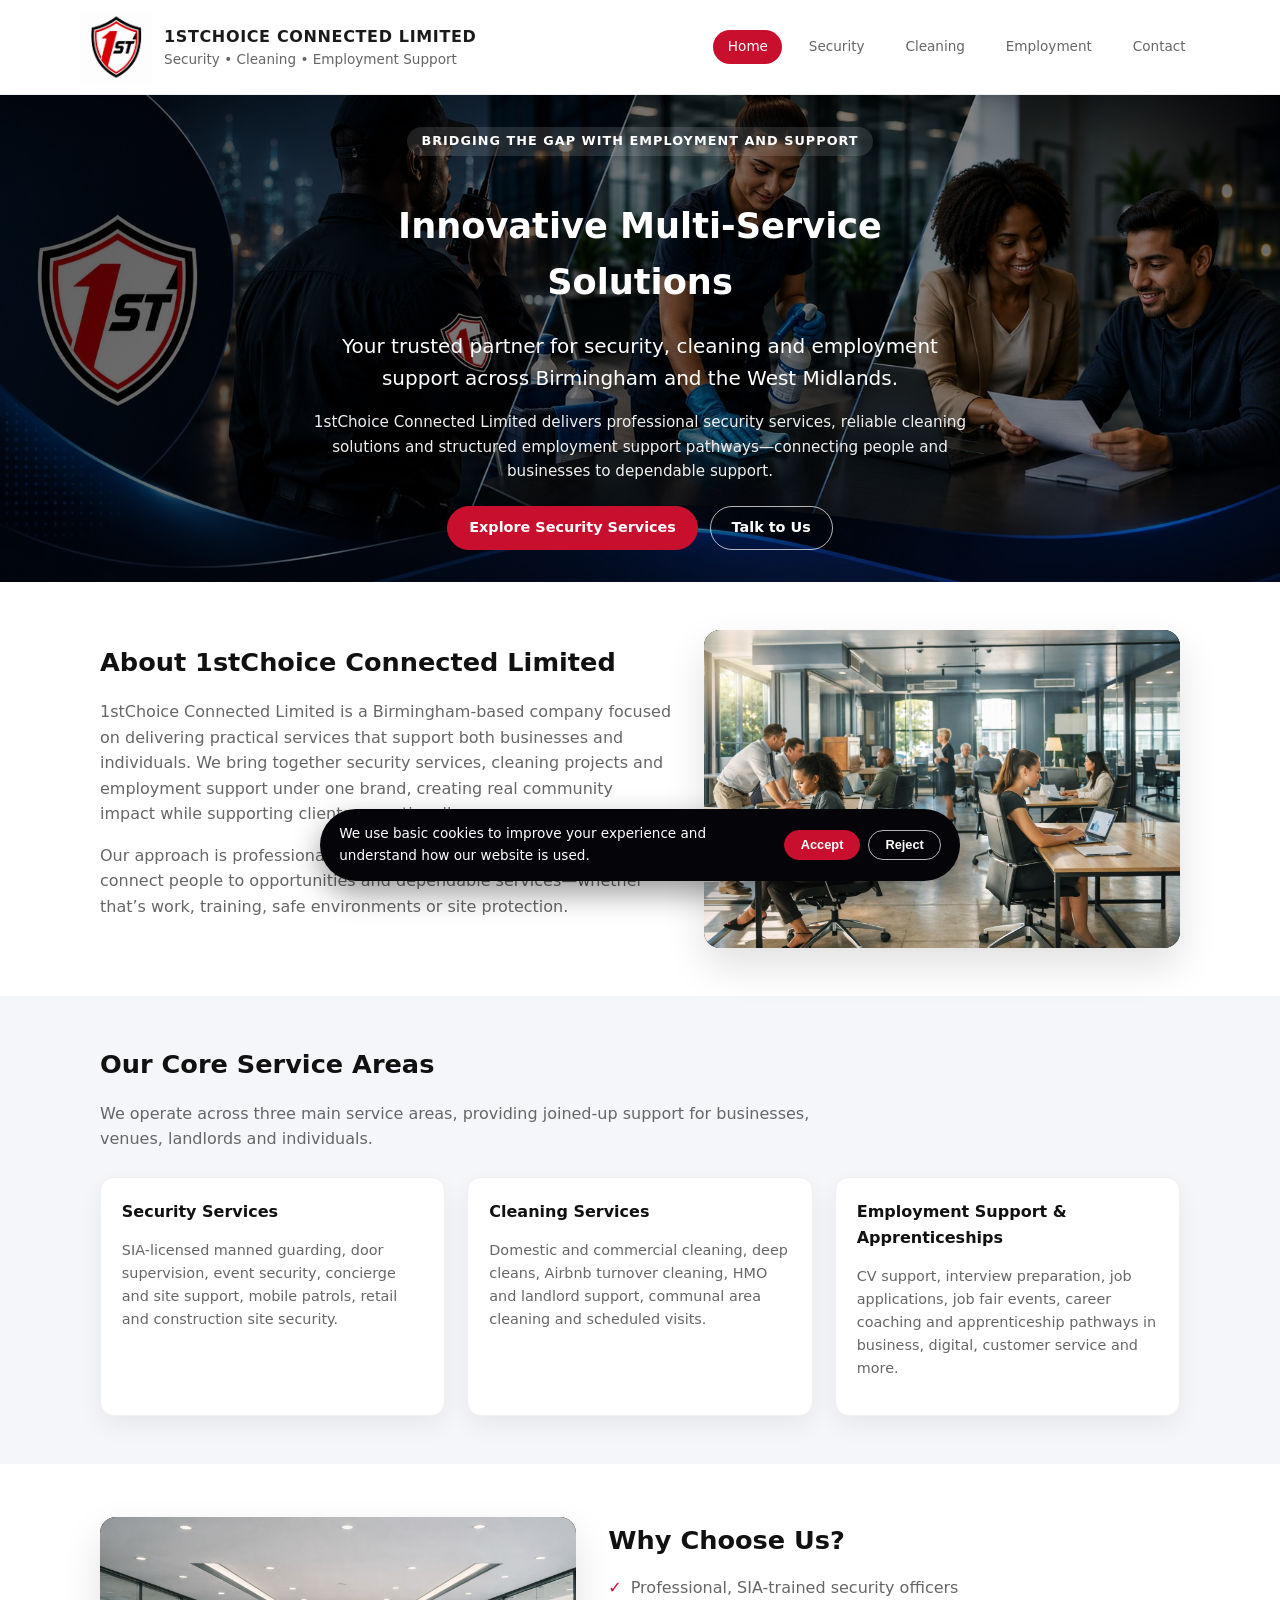
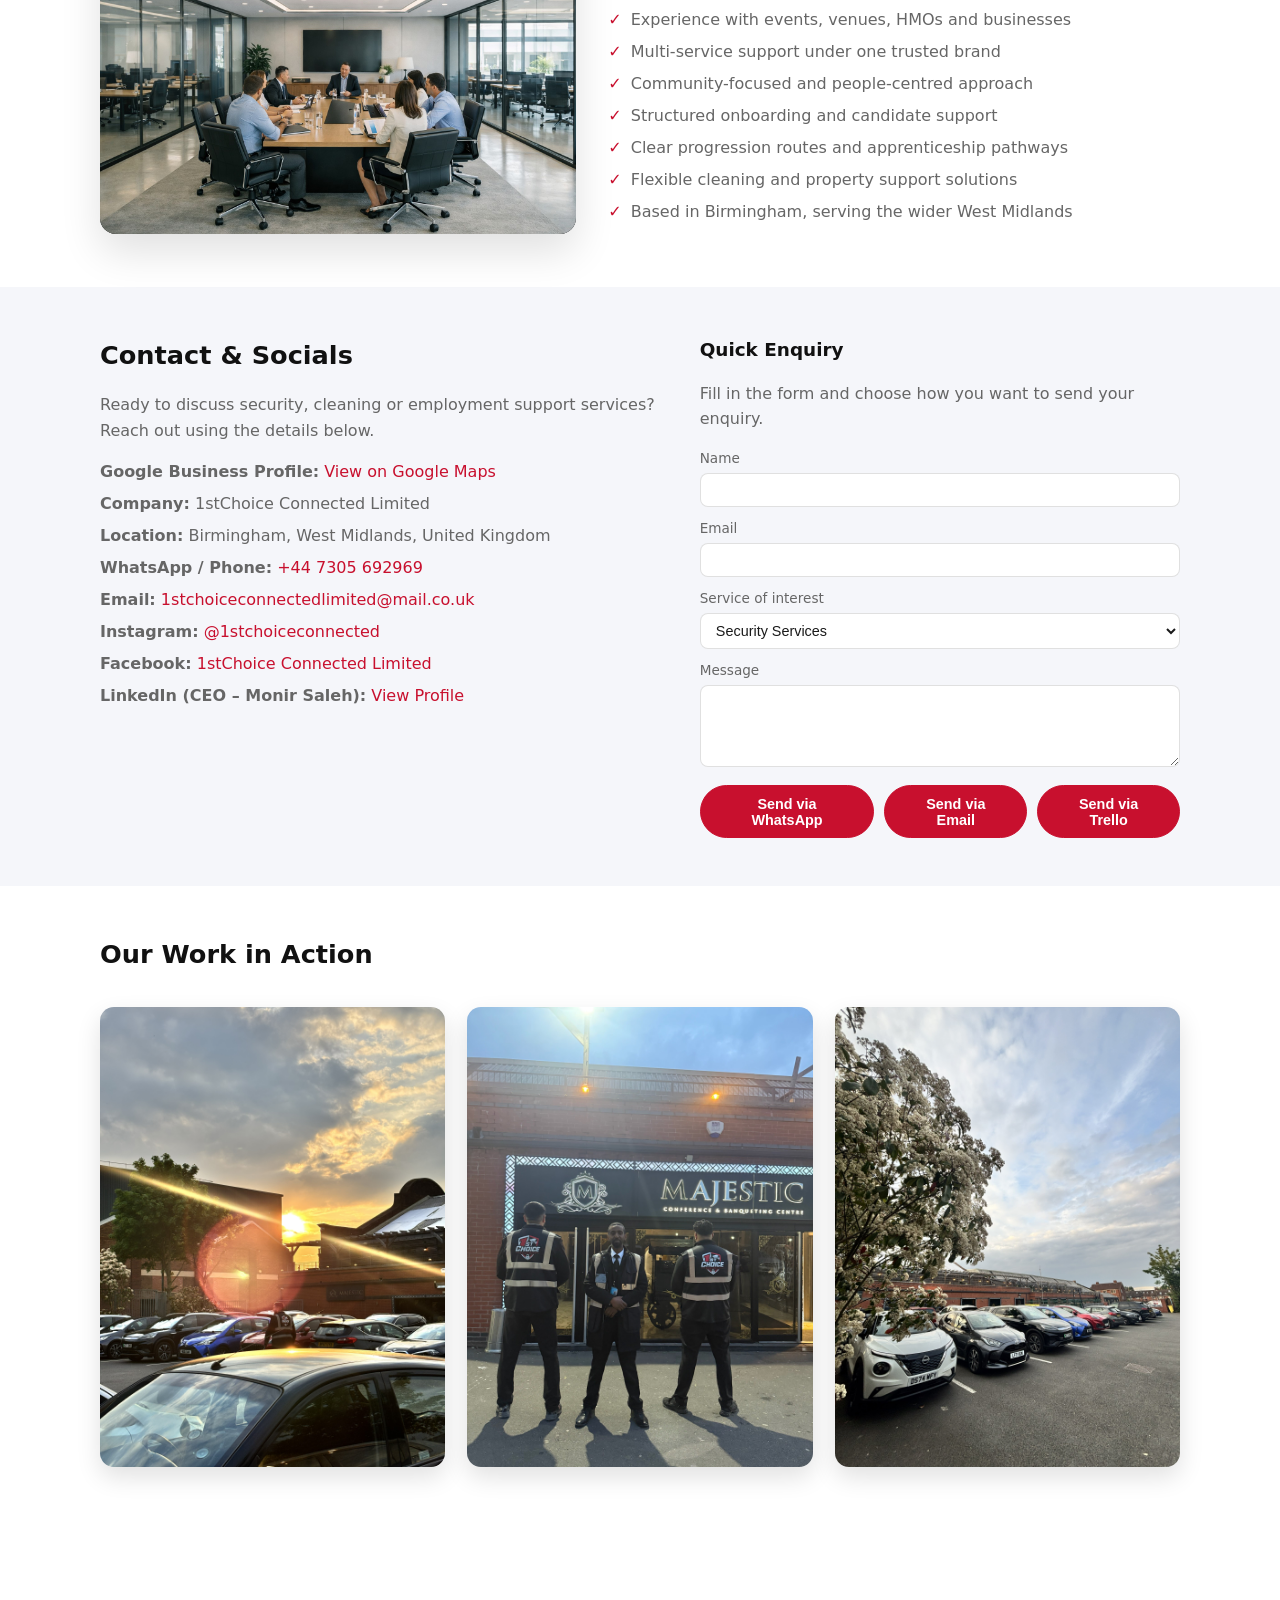
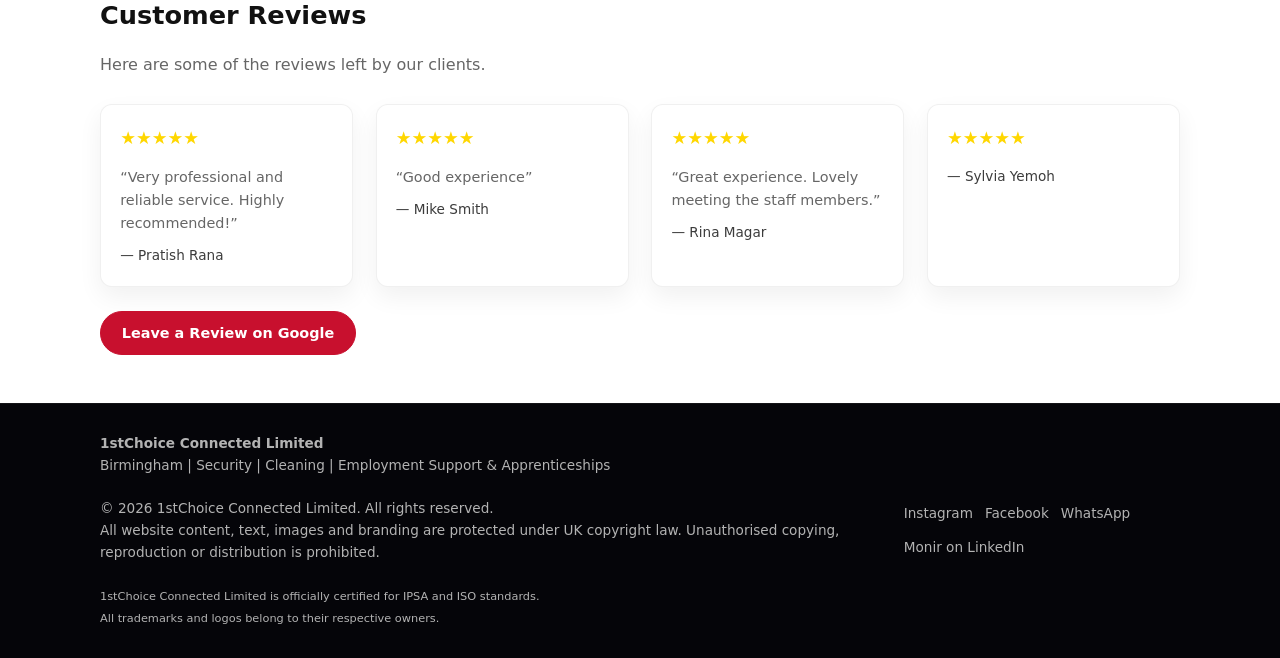
<file: index.html>
<!DOCTYPE html>
<html lang="en">
<head>
    <meta charset="UTF-8">
    <title>1stChoice Connected Limited | Security, Cleaning & Employment Support</title>
    <meta name="viewport" content="width=device-width, initial-scale=1">
    <meta name="description" content="1stChoice Connected Limited is a Birmingham-based multi-service company providing security, cleaning and employment support services.">
    <link rel="stylesheet" href="assets/style.css">
</head>
<body>

<!-- HEADER -->
<header class="header">
    <div class="container header-inner">
        <a href="index.html" class="brand">
            <img src="assets/images/logo.png" alt="1stChoice Connected Limited Logo" class="brand-logo">
            <div class="brand-text">
                <span class="brand-title">1stChoice Connected Limited</span>
                <span class="brand-subtitle">Security • Cleaning • Employment Support</span>
            </div>
        </a>

        <nav class="nav" id="nav">
            <a href="index.html" class="nav-link active">Home</a>
            <a href="security.html" class="nav-link">Security</a>
            <a href="cleaning.html" class="nav-link">Cleaning</a>
            <a href="employment.html" class="nav-link">Employment</a>
            <a href="#contact" class="nav-link">Contact</a>
        </nav>

        <button class="nav-toggle" id="navToggle" aria-label="Toggle navigation">
            <span></span><span></span><span></span>
        </button>
    </div>
</header>

<!-- HERO BANNER -->
<section class="hero-banner fade-in" style="background-image: url('assets/images/bn1.jpg');">
    <div class="hero-overlay"></div>

    <div class="hero-content">
        <span class="hero-tagline">Bridging the gap with employment and support</span>

        <h1 class="hero-title">Innovative Multi-Service Solutions</h1>

        <!-- SUBHEADING OVERLAY (Monir request) -->
        <p class="hero-subtitle">Your trusted partner for security, cleaning and employment support across Birmingham and the West Midlands.</p>

        <p class="hero-text">
            1stChoice Connected Limited delivers professional security services, reliable cleaning solutions and structured
            employment support pathways—connecting people and businesses to dependable support.
        </p>

        <div class="hero-actions">
            <a href="security.html" class="btn btn-primary">Explore Security Services</a>
            <a href="#contact" class="btn btn-outline">Talk to Us</a>
        </div>
    </div>
</section>

<!-- ABOUT SECTION -->
<section class="section section-light">
    <div class="container banner-block">
        <div class="banner-text">
            <h2 class="section-title">About 1stChoice Connected Limited</h2>
            <p class="section-text">
                1stChoice Connected Limited is a Birmingham-based company focused on delivering practical services that support
                both businesses and individuals. We bring together security services, cleaning projects and employment support
                under one brand, creating real community impact while supporting clients operationally.
            </p>
            <p class="section-text">
                Our approach is professional, people-focused and growth-led. We connect people to opportunities and dependable
                services—whether that’s work, training, safe environments or site protection.
            </p>
        </div>

        <div class="banner-image">
            <img src="assets/images/of2.jpg" alt="Team working together in office">
        </div>
    </div>
</section>

<!-- CORE SERVICES -->
<section class="section section-soft">
    <div class="container">
        <h2 class="section-title">Our Core Service Areas</h2>
        <p class="section-text">
            We operate across three main service areas, providing joined-up support for businesses, venues, landlords and individuals.
        </p>

        <div class="cards-grid">
            <a href="security.html" class="card card-service">
                <h3>Security Services</h3>
                <p>SIA-licensed manned guarding, door supervision, event security, concierge and site support, mobile patrols,
                    retail and construction site security.</p>
            </a>

            <a href="cleaning.html" class="card card-service">
                <h3>Cleaning Services</h3>
                <p>Domestic and commercial cleaning, deep cleans, Airbnb turnover cleaning, HMO and landlord support, communal area
                    cleaning and scheduled visits.</p>
            </a>

            <a href="employment.html" class="card card-service">
                <h3>Employment Support & Apprenticeships</h3>
                <p>CV support, interview preparation, job applications, job fair events, career coaching and apprenticeship pathways
                    in business, digital, customer service and more.</p>
            </a>
        </div>
    </div>
</section>

<!-- WHY CHOOSE US -->
<section class="section section-light">
    <div class="container banner-block reverse">
        <div class="banner-image">
            <img src="assets/images/of1.jpg" alt="Professional meeting in office">
        </div>

        <div class="banner-text">
            <h2 class="section-title">Why Choose Us?</h2>
            <ul class="check-list">
                <li>Professional, SIA-trained security officers</li>
                <li>Experience with events, venues, HMOs and businesses</li>
                <li>Multi-service support under one trusted brand</li>
                <li>Community-focused and people-centred approach</li>
                <li>Structured onboarding and candidate support</li>
                <li>Clear progression routes and apprenticeship pathways</li>
                <li>Flexible cleaning and property support solutions</li>
                <li>Based in Birmingham, serving the wider West Midlands</li>
            </ul>
        </div>
    </div>
</section>

<!-- CONTACT SECTION -->
<section class="section section-soft" id="contact">
    <div class="container contact-grid">
        <div>
            <h2 class="section-title">Contact & Socials</h2>
            <p class="section-text">
                Ready to discuss security, cleaning or employment support services? Reach out using the details below.
            </p>

            <ul class="contact-list">
                <li><strong>Google Business Profile:</strong>
                    <a href="https://maps.app.goo.gl/488ueiBdC78xoh2K9?g_st=ic" target="_blank">View on Google Maps</a>
                </li>
                <li><strong>Company:</strong> 1stChoice Connected Limited</li>
                <li><strong>Location:</strong> Birmingham, West Midlands, United Kingdom</li>
                <li><strong>WhatsApp / Phone:</strong>
                    <a href="https://wa.me/447305692969?text=Hello%20I%20would%20like%20to%20make%20an%20enquiry" target="_blank">+44 7305 692969</a>
                </li>
                <li><strong>Email:</strong>
    <a href="mailto:1stchoiceconnectedlimited@mail.co.uk?subject=New%20Client%20Enquiry">
        1stchoiceconnectedlimited@mail.co.uk
    </a>
</li>
                <li><strong>Instagram:</strong>
                    <a href="https://www.instagram.com/1stchoiceconnected" target="_blank">@1stchoiceconnected</a>
                </li>
                <li><strong>Facebook:</strong>
                    <a href="https://www.facebook.com/share/18r9tC6Mcq/?mibextid=wwXIfr" target="_blank">1stChoice Connected Limited</a>
                </li>
                <li><strong>LinkedIn (CEO – Monir Saleh):</strong>
                    <a href="https://www.linkedin.com/in/monir-s-8a2424201" target="_blank">View Profile</a>
                </li>
            </ul>
        </div>

        <div>
            <h3 class="section-subtitle">Quick Enquiry</h3>
            <p class="section-text">Fill in the form and choose how you want to send your enquiry.</p>

            <!-- UNIFIED FORM -->
            <form class="contact-form" id="unifiedForm">

                <label>
                    Name
                    <input type="text" id="name" name="name" required>
                </label>

                <label>
                    Email
                    <input type="email" id="email" name="email" required>
                </label>

                <label>
                    Service of interest
                    <select id="service" name="service">
                        <option>Security Services</option>
                        <option>Cleaning Services</option>
                        <option>Employment Support & Apprenticeships</option>
                        <option>Other</option>
                    </select>
                </label>

                <label>
                    Message
                    <textarea id="message" name="message" rows="4" required></textarea>
                </label>

                <!-- BUTTONS -->
                <div class="button-row" style="display:flex; gap:10px; flex-wrap:nowrap;">
                    <button type="button" class="btn btn-primary" onclick="sendToWhatsApp()">Send via WhatsApp</button>

                    <button type="submit" class="btn btn-primary" formaction="https://formspree.io/f/mkodkrjj" formmethod="POST">
                        Send via Email
                    </button>
                    
                    <button type="submit" class="btn btn-primary" formaction="https://formspree.io/f/mjybvvzw" formmethod="POST">
                        Send via Trello
                    </button>
                </div>

            </form>
        </div>
    </div>
</section>

<!-- IMAGE BLOCKS ABOVE FOOTER -->
<section class="section section-light">
    <div class="container">
        <h2 class="section-title">Our Work in Action</h2>

        <div class="image-blocks">
            <img src="assets/images/se1.jpg" alt="">
            <img src="assets/images/se3.jpg" alt="">
            <img src="assets/images/se2.jpg" alt="">
            
        </div>
    </div>
</section>

<!-- REVIEWS -->
<section class="section section-light">
    <div class="container">
        <h2 class="section-title">Customer Reviews</h2>
        <p class="section-text">Here are some of the reviews left by our clients.</p>

        <div class="reviews-grid">
            <a href="https://www.google.com/maps/place/1stChoice+Connected+Limited/@52.4576169,-1.818073,72206m/data=!3m1!1e3!4m8!3m7!1s0xa41fa2d2af7c1457:0xbfa9483905ad7845!8m2!3d52.4576168!4d-1.818073!9m1!1b1!16s%2Fg%2F11z0yv2283!18m1!1e1?entry=ttu&g_ep=EgoyMDI2MDYyOS4wIKXMDSoASAFQAw%3D%3D" 
               target="_blank" class="review-card">
                <div class="review-stars">★★★★★</div>
                <p class="review-text">“Very professional and reliable service. Highly recommended!”</p>
                <div class="review-author">— Pratish Rana</div>
            </a>

            <a href="https://www.google.com/maps/place/1stChoice+Connected+Limited/@52.4576169,-1.818073,72206m/data=!3m1!1e3!4m8!3m7!1s0xa41fa2d2af7c1457:0xbfa9483905ad7845!8m2!3d52.4576168!4d-1.818073!9m1!1b1!16s%2Fg%2F11z0yv2283!18m1!1e1?entry=ttu&g_ep=EgoyMDI2MDYyOS4wIKXMDSoASAFQAw%3D%3D" 
               target="_blank" class="review-card">
                <div class="review-stars">★★★★★</div>
                <p class="review-text">“Good experience”</p>
                <div class="review-author">— Mike Smith</div>
            </a>

            <a href="https://www.google.com/maps/place/1stChoice+Connected+Limited/@52.4576169,-1.818073,72206m/data=!3m1!1e3!4m8!3m7!1s0xa41fa2d2af7c1457:0xbfa9483905ad7845!8m2!3d52.4576168!4d-1.818073!9m1!1b1!16s%2Fg%2F11z0yv2283!18m1!1e1?entry=ttu&g_ep=EgoyMDI2MDYyOS4wIKXMDSoASAFQAw%3D%3D" 
               target="_blank" class="review-card">
                <div class="review-stars">★★★★★</div>
                <p class="review-text">“Great experience. Lovely meeting the staff members.”</p>
                <div class="review-author">— Rina Magar</div>
            </a>

            <a href="https://www.google.com/maps/place/1stChoice+Connected+Limited/@52.4576169,-1.818073,72206m/data=!3m1!1e3!4m8!3m7!1s0xa41fa2d2af7c1457:0xbfa9483905ad7845!8m2!3d52.4576168!4d-1.818073!9m1!1b1!16s%2Fg%2F11z0yv2283!18m1!1e1?entry=ttu&g_ep=EgoyMDI2MDYyOS4wIKXMDSoASAFQAw%3D%3D" 
               target="_blank" class="review-card">
                <div class="review-stars">★★★★★</div>
                <p class="review-text"></p>
                <div class="review-author">— Sylvia Yemoh</div>
            </a>
        </div>

        <div style="margin-top: 1.5rem;">
            <a href="https://search.google.com/local/writereview?placeid=ChIJVxR8r9KiH6QRRXitBTlIqb8" 
               target="_blank" class="btn btn-primary">Leave a Review on Google</a>
        </div>
    </div>
</section>

    <!-- ACCREDITATION LOGOS -->
<!--<section class="accreditation-strip">
    <img src="assets/images/ipsa.jpg" alt="IPSA Accreditation Logo">
    <img src="assets/images/iso.jpg" alt="ISO Standards Logo">
</section> --> 

<!-- FOOTER -->
<footer class="footer">
    <div class="container footer-inner">
        <div>
            <strong>1stChoice Connected Limited</strong><br>
            Birmingham | Security | Cleaning | Employment Support & Apprenticeships<br><br>

            © 2026 1stChoice Connected Limited. All rights reserved.<br>
            All website content, text, images and branding are protected under UK copyright law.
            Unauthorised copying, reproduction or distribution is prohibited.<br><br>

            <small>
    1stChoice Connected Limited is officially certified for IPSA and ISO standards.<br>
    All trademarks and logos belong to their respective owners.
</small>

        </div>

        <div class="footer-links">
            <a href="https://www.instagram.com/1stchoiceconnected" target="_blank">Instagram</a>
            <a href="https://www.facebook.com/share/18r9tC6Mq/?mibextid=wwXIfr" target="_blank">Facebook</a>
            <a href="https://wa.me/447305692969" target="_blank">WhatsApp</a>
            <a href="https://www.linkedin.com/in/monir-s-8a2424201" target="_blank">Monir on LinkedIn</a>
        </div>
    </div>
</footer>

<script src="assets/script.js"></script>

<div id="cookieBanner" class="cookie-banner">
    <div class="cookie-text">
        We use basic cookies to improve your experience and understand how our website is used.
    </div>
    <div class="cookie-actions">
        <button id="cookieAccept" class="btn btn-primary">Accept</button>
        <button id="cookieReject" class="btn btn-outline">Reject</button>
    </div>
</div>

</body>
</html>
</file>
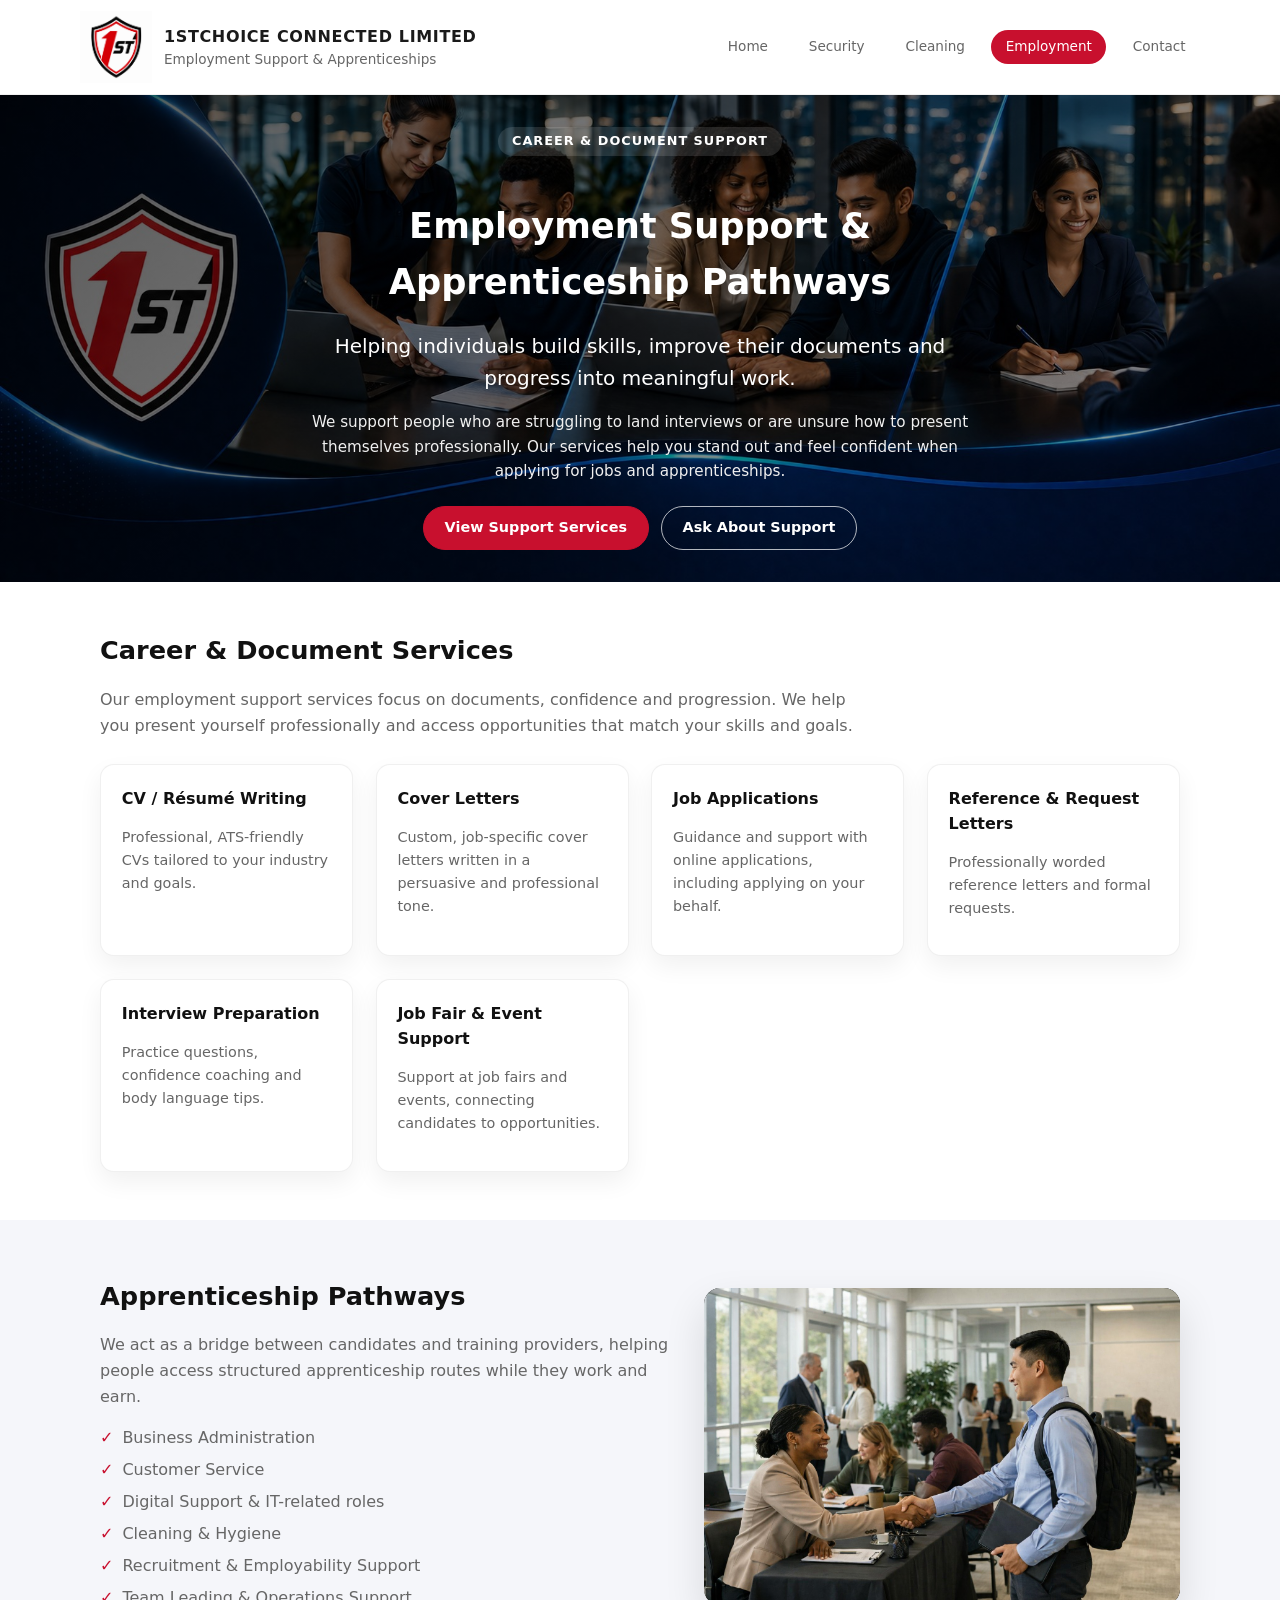
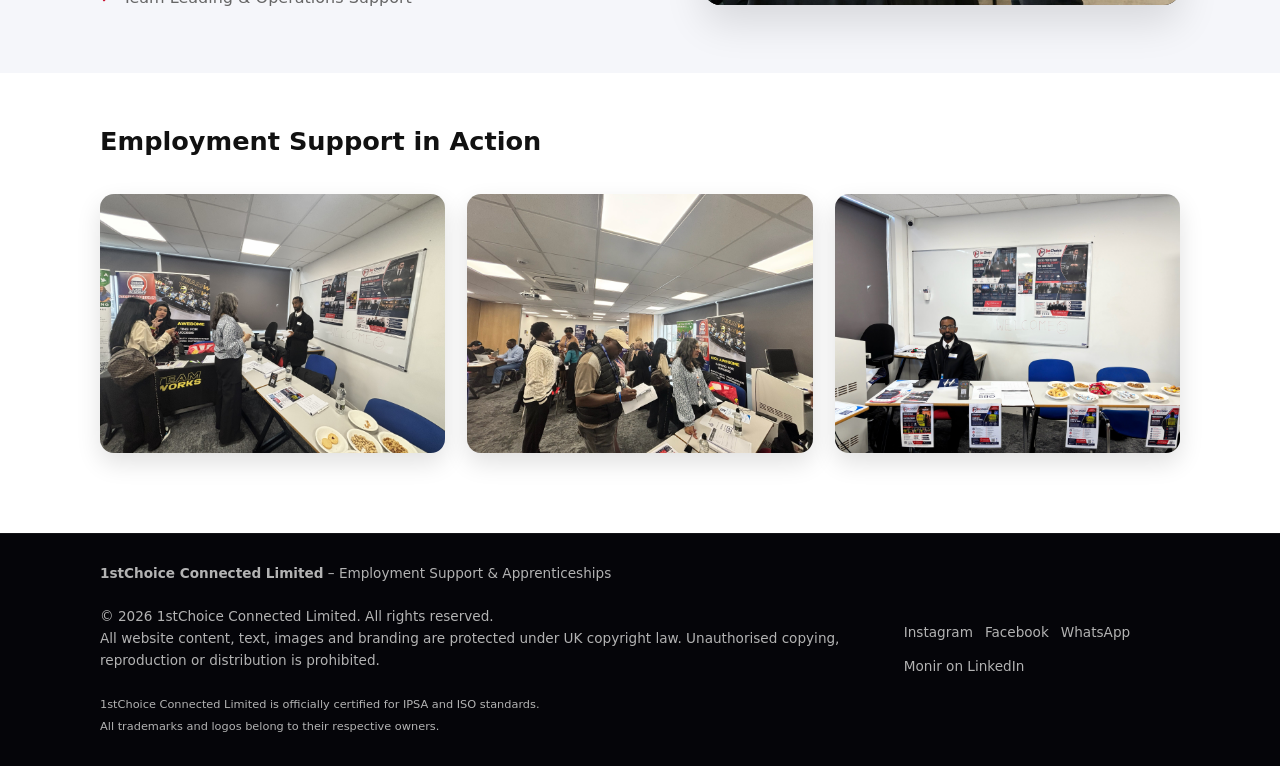
<file: employment.html>
<!DOCTYPE html>
<html lang="en">
<head>
    <meta charset="UTF-8">
    <title>Employment Support & Apprenticeships | 1stChoice Connected Limited</title>
    <meta name="viewport" content="width=device-width, initial-scale=1">
    <link rel="stylesheet" href="assets/style.css">
</head>
<body>

<!-- HEADER -->
<header class="header">
    <div class="container header-inner">
        <a href="index.html" class="brand">
            <img src="assets/images/logo.png" alt="1stChoice Connected Limited Logo" class="brand-logo">
            <div class="brand-text">
                <span class="brand-title">1stChoice Connected Limited</span>
                <span class="brand-subtitle">Employment Support & Apprenticeships</span>
            </div>
        </a>

        <nav class="nav" id="nav">
            <a href="index.html" class="nav-link">Home</a>
            <a href="security.html" class="nav-link">Security</a>
            <a href="cleaning.html" class="nav-link">Cleaning</a>
            <a href="employment.html" class="nav-link active">Employment</a>
            <a href="index.html#contact" class="nav-link">Contact</a>
        </nav>

        <button class="nav-toggle" id="navToggle" aria-label="Toggle navigation">
            <span></span><span></span><span></span>
        </button>
    </div>
</header>

<!-- HERO BANNER -->
<section class="hero-banner fade-in" style="background-image: url('assets/images/bn4.jpg');">
    <div class="hero-overlay"></div>

    <div class="hero-content">
        <span class="hero-tagline">Career & document support</span>

        <h1 class="hero-title">Employment Support & Apprenticeship Pathways</h1>

        <p class="hero-subtitle">Helping individuals build skills, improve their documents and progress into meaningful work.</p>

        <p class="hero-text">
            We support people who are struggling to land interviews or are unsure how to present themselves professionally.
            Our services help you stand out and feel confident when applying for jobs and apprenticeships.
        </p>

        <div class="hero-actions">
            <a href="#services" class="btn btn-primary">View Support Services</a>
            <a href="https://wa.me/447305692969?text=Hello%20I%20would%20like%20to%20discuss%20employment%20support" target="_blank" class="btn btn-outline">Ask About Support</a>
        </div>
    </div>
</section>

<!-- EMPLOYMENT SERVICES -->
<section class="section section-light" id="services">
    <div class="container">
        <h2 class="section-title">Career & Document Services</h2>
        <p class="section-text">
            Our employment support services focus on documents, confidence and progression. We help you present yourself
            professionally and access opportunities that match your skills and goals.
        </p>

        <div class="cards-grid">

            <div class="card card-service">
                <h3>CV / Résumé Writing</h3>
                <p>Professional, ATS-friendly CVs tailored to your industry and goals.</p>
            </div>

            <div class="card card-service">
                <h3>Cover Letters</h3>
                <p>Custom, job-specific cover letters written in a persuasive and professional tone.</p>
            </div>

            <div class="card card-service">
                <h3>Job Applications</h3>
                <p>Guidance and support with online applications, including applying on your behalf.</p>
            </div>

            <div class="card card-service">
                <h3>Reference & Request Letters</h3>
                <p>Professionally worded reference letters and formal requests.</p>
            </div>

            <div class="card card-service">
                <h3>Interview Preparation</h3>
                <p>Practice questions, confidence coaching and body language tips.</p>
            </div>

            <div class="card card-service">
                <h3>Job Fair & Event Support</h3>
                <p>Support at job fairs and events, connecting candidates to opportunities.</p>
            </div>

        </div>
    </div>
</section>

<!-- APPRENTICESHIP PATHWAYS -->
<section class="section section-soft">
    <div class="container banner-block">
        <div class="banner-text">
            <h2 class="section-title">Apprenticeship Pathways</h2>

            <p class="section-text">
                We act as a bridge between candidates and training providers, helping people access structured apprenticeship
                routes while they work and earn.
            </p>

            <ul class="check-list">
                <li>Business Administration</li>
                <li>Customer Service</li>
                <li>Digital Support & IT-related roles</li>
                <li>Cleaning & Hygiene</li>
                <li>Recruitment & Employability Support</li>
                <li>Team Leading & Operations Support</li>
            </ul>
        </div>

        <div class="banner-image">
            <img src="assets/images/js.jpg" alt="Job fair and support session">
        </div>
    </div>
</section>

<!-- IMAGE BLOCKS ABOVE FOOTER -->
<section class="section section-light">
    <div class="container">
        <h2 class="section-title">Employment Support in Action</h2>

        <div class="image-blocks">
            <img src="assets/images/js1.jpg" alt="">
            <img src="assets/images/js2.jpg" alt="">
            <img src="assets/images/js3.jpg" alt="">
        </div>
    </div>
</section>

<!-- FOOTER -->
<footer class="footer">
    <div class="container footer-inner">
        <div>
            <strong>1stChoice Connected Limited</strong> – Employment Support & Apprenticeships<br><br>
            
            © 2026 1stChoice Connected Limited. All rights reserved.<br>
            All website content, text, images and branding are protected under UK copyright law.
            Unauthorised copying, reproduction or distribution is prohibited.<br><br>

             <small>
                1stChoice Connected Limited is officially certified for IPSA and ISO standards.<br>
                All trademarks and logos belong to their respective owners.
            </small>
        </div>

        <div class="footer-links">
            <a href="https://www.instagram.com/1stchoiceconnected" target="_blank">Instagram</a>
            <a href="https://www.facebook.com/share/18r9tC6Mcq/?mibextid=wwXIfr" target="_blank">Facebook</a>
            <a href="https://wa.me/447305692969?text=Hello%20I%20would%20like%20to%20discuss%20employment%20support" target="_blank">WhatsApp</a>
            <a href="https://www.linkedin.com/in/monir-s-8a2424201" target="_blank">Monir on LinkedIn</a>
        </div>
    </div>
</footer>

<script src="assets/script.js"></script>
</body>
</html>
</file>
<file: assets/style.css>
/* =========================================================
   GLOBAL BASE
========================================================= */
* {
    box-sizing: border-box;
    transition: background-color 0.25s ease,
                color 0.25s ease,
                border-color 0.25s ease,
                box-shadow 0.25s ease,
                transform 0.15s ease;
}

:root {
    --red: #c8102e;
    --red-dark: #8f0b21;
    --black: #111111;
    --white: #ffffff;

    --bg-page: #f5f6fa;
    --bg-panel: #ffffff;
    --text-main: #1a1a1a;
    --text-muted: #666666;
}

body {
    margin: 0;
    font-family: system-ui, -apple-system, BlinkMacSystemFont, "Segoe UI", sans-serif;
    background: #f5f6fa;
    color: var(--text-main);
    line-height: 1.6;
}

a {
    color: var(--red);
    text-decoration: none;
}

a:hover {
    text-decoration: underline;
}

.container {
    width: 100%;
    max-width: 1120px;
    margin: 0 auto;
    padding: 0 1.25rem;
}

/* =========================================================
   HEADER + NAV
========================================================= */

.header {
    position: sticky;
    top: 0;
    z-index: 100;
    background: rgba(255, 255, 255, 0.96);
    backdrop-filter: blur(12px);
    border-bottom: 1px solid rgba(0, 0, 0, 0.06);
}

.header-inner {
    display: flex;
    align-items: center;
    justify-content: space-between;
    padding: 0.7rem 0;
}

.brand {
    display: flex;
    align-items: center;
    gap: 0.75rem;
    color: var(--text-main);
}

/* ⭐ Bigger logo (Monir request) */
.brand-logo {
    height: 72px;
    width: auto;
}

.brand-text {
    display: flex;
    flex-direction: column;
}

.brand-title {
    font-weight: 700;
    font-size: 1rem;
    letter-spacing: 0.04em;
    text-transform: uppercase;
}

.brand-subtitle {
    font-size: 0.85rem;
    color: var(--text-muted);
}

.nav {
    display: flex;
    gap: 0.75rem;
    align-items: center;
}

.nav-link {
    font-size: 0.85rem;
    padding: 0.4rem 0.9rem;
    border-radius: 999px;
    color: var(--text-muted);
}

.nav-link:hover {
    background: rgba(200, 16, 46, 0.08);
    color: var(--black);
    box-shadow: 0 4px 12px rgba(0, 0, 0, 0.06);
}

.nav-link.active {
    background: var(--red);
    color: #fff;
}

.nav-toggle {
    display: none;
    width: 32px;
    height: 28px;
    border: none;
    background: none;
    padding: 0;
    cursor: pointer;
}

.nav-toggle span {
    display: block;
    height: 2px;
    background: var(--black);
    margin: 5px 0;
    border-radius: 999px;
}

/* =========================================================
   HERO BANNER (GODADDY STYLE)
========================================================= */

.hero-banner {
    position: relative;
    width: 100%;
    min-height: 380px;
    background-color: transparent !important; /* ⭐ FIX */
    background-size: cover;
    background-position: center;
    background-repeat: no-repeat;
    display: flex;
    align-items: center;
    justify-content: center;
    color: #ffffff;
}

.hero-overlay {
    position: absolute;
    inset: 0;
    background: linear-gradient(135deg, rgba(0, 0, 0, 0.65), rgba(0, 0, 0, 0.35));
}

.hero-content {
    position: relative;
    max-width: 720px;
    text-align: center;
    padding: 2rem 1.5rem;
}

.hero-tagline {
    display: inline-block;
    margin-bottom: 0.8rem;
    padding: 0.25rem 0.9rem;
    border-radius: 999px;
    background: rgba(255, 255, 255, 0.12);
    color: #ffffff;
    font-size: 0.8rem;
    font-weight: 600;
    text-transform: uppercase;
    letter-spacing: 0.08em;
}

.hero-title {
    font-size: 2.2rem;
    margin-bottom: 0.4rem;
}

/* ⭐ Subheading overlay (Monir request) */
.hero-subtitle {
    font-size: 1.25rem;
    margin-bottom: 1rem;
    color: #ffffff;
    font-weight: 500;
}

.hero-text {
    font-size: 0.95rem;
    margin-bottom: 1.4rem;
    color: #f0f0f0;
}

.hero-actions {
    display: flex;
    flex-wrap: wrap;
    justify-content: center;
    gap: 0.75rem;
}

/* =========================================================
   BUTTONS
========================================================= */

.btn {
    display: inline-flex;
    align-items: center;
    justify-content: center;
    padding: 0.6rem 1.3rem;
    border-radius: 999px;
    font-size: 0.9rem;
    font-weight: 600;
    border: 1px solid transparent;
    cursor: pointer;
    text-decoration: none;
}

.btn-primary {
    background: var(--red);
    color: #fff;
    border-color: var(--red);
}

.btn-primary:hover {
    background: var(--red-dark);
    border-color: var(--red-dark);
    transform: translateY(-1px);
    box-shadow: 0 10px 24px rgba(200, 16, 46, 0.35);
}

.btn-outline {
    background: transparent;
    color: #ffffff;
    border-color: rgba(255, 255, 255, 0.7);
}

.btn-outline:hover {
    background: rgba(255, 255, 255, 0.12);
}

/* =========================================================
   SECTIONS
========================================================= */

.section {
    padding: 3rem 0;
}

.section-light {
    background: #ffffff;
}

.section-soft {
    background: #f5f6fa;
}

.section-title {
    margin-top: 0;
    margin-bottom: 0.9rem;
    font-size: 1.6rem;
    color: var(--black);
}

.section-subtitle {
    margin-top: 0;
    margin-bottom: 0.6rem;
    font-size: 1.15rem;
    color: var(--black);
}

.section-text {
    color: var(--text-muted);
    max-width: 760px;
}

/* =========================================================
   IMAGE + TEXT BLOCKS (CORPORATE STYLE)
========================================================= */

.banner-block {
    display: grid;
    grid-template-columns: minmax(0, 1.2fr) minmax(0, 1fr);
    gap: 2rem;
    align-items: center;
}

.banner-block.reverse {
    grid-template-columns: minmax(0, 1fr) minmax(0, 1.2fr);
}

.banner-image {
    border-radius: 16px;
    overflow: hidden;
    box-shadow: 0 18px 40px rgba(0, 0, 0, 0.12);
    background: #000;
}

.banner-image img {
    width: 100%;
    display: block;
}

.banner-text {
    padding: 0.5rem 0;
}

/* =========================================================
   SERVICE CARDS
========================================================= */

.cards-grid {
    display: grid;
    grid-template-columns: repeat(auto-fit, minmax(240px, 1fr));
    gap: 1.4rem;
    margin-top: 1.6rem;
}

.card {
    background: var(--bg-panel);
    border-radius: 14px;
    padding: 1.3rem;
    border: 1px solid rgba(0, 0, 0, 0.06);
    box-shadow: 0 10px 24px rgba(0, 0, 0, 0.06);
}

.card-service h3 {
    margin-top: 0;
    margin-bottom: 0.5rem;
    font-size: 1rem;
    color: var(--black);
}

.card-service p {
    color: var(--text-muted);
    font-size: 0.9rem;
}

.card:hover {
    transform: translateY(-3px);
    box-shadow: 0 18px 40px rgba(0, 0, 0, 0.12);
    border-color: var(--red);
}

/* =========================================================
   CHECK LISTS
========================================================= */

.check-list {
    list-style: none;
    padding-left: 0;
    margin: 0.4rem 0 0;
}

.check-list li {
    position: relative;
    padding-left: 1.4rem;
    margin-bottom: 0.4rem;
    color: var(--text-muted);
}

.check-list li::before {
    content: "✓";
    position: absolute;
    left: 0;
    top: 0;
    color: var(--red);
    font-weight: 700;
}

/* =========================================================
   CONTACT + FORM
========================================================= */

.contact-grid {
    display: grid;
    grid-template-columns: minmax(0, 1.3fr) minmax(0, 1.1fr);
    gap: 2rem;
    align-items: flex-start;
}

.contact-list {
    list-style: none;
    padding-left: 0;
    margin-top: 0.6rem;
}

.contact-list li {
    margin-bottom: 0.4rem;
    color: var(--text-muted);
}

.contact-form label {
    display: block;
    font-size: 0.85rem;
    margin-bottom: 0.7rem;
    color: var(--text-muted);
}

.contact-form input,
.contact-form select,
.contact-form textarea {
    width: 100%;
    padding: 0.5rem 0.7rem;
    border-radius: 8px;
    border: 1px solid rgba(0, 0, 0, 0.12);
    background: #ffffff;
    color: var(--text-main);
    font-size: 0.9rem;
    margin-top: 0.2rem;
}

.contact-form textarea {
    resize: vertical;
}

/* =========================================================
   REVIEWS (CARDS)
========================================================= */

.reviews-grid {
    display: grid;
    grid-template-columns: repeat(auto-fit, minmax(240px, 1fr));
    gap: 1.4rem;
    margin-top: 1.6rem;
}

.review-card {
    background: var(--bg-panel);
    border-radius: 12px;
    padding: 1.2rem;
    border: 1px solid rgba(0, 0, 0, 0.06);
    box-shadow: 0 10px 24px rgba(0, 0, 0, 0.06);
    display: block;
    text-decoration: none;
}

.review-card:hover {
    transform: translateY(-3px);
    box-shadow: 0 18px 40px rgba(0, 0, 0, 0.12);
    border-color: var(--red);
}

.review-stars {
    font-size: 1.1rem;
    color: #ffd700;
    margin-bottom: 0.4rem;
}

.review-text {
    color: var(--text-muted);
    font-size: 0.9rem;
    margin-bottom: 0.6rem;
}

.review-author {
    font-size: 0.85rem;
    color: var(--text-main);
    opacity: 0.85;
}

/* =========================================================
   IMAGE BLOCKS ABOVE FOOTER (Monir request)
========================================================= */

.image-blocks {
    display: grid;
    grid-template-columns: repeat(auto-fit, minmax(260px, 1fr));
    gap: 1.4rem;
    margin: 2rem 0;
}

.image-blocks img {
    width: 100%;
    border-radius: 14px;
    box-shadow: 0 10px 24px rgba(0,0,0,0.12);
    transform: translateY(10px);
    opacity: 0;
    animation: imageFadeUp 0.8s ease forwards;
}

/* staggered animation */
.image-blocks img:nth-child(2) {
    animation-delay: 0.15s;
}
.image-blocks img:nth-child(3) {
    animation-delay: 0.3s;
}
.image-blocks img:nth-child(4) {
    animation-delay: 0.45s;
}

@keyframes imageFadeUp {
    to {
        transform: translateY(0);
        opacity: 1;
    }
}
.image-blocks img:hover {
    transform: translateY(0) scale(1.03);
    box-shadow: 0 16px 32px rgba(0,0,0,0.18);
}


/* =========================================================
   ACCREDITATION STRIP (IPSA + ISO)
========================================================= */

.accreditation-strip {
    text-align: center;
    padding: 2rem 0;
}

.accreditation-strip img {
    height: 80px;
    margin: 0 1rem;
    object-fit: contain;
}

/* =========================================================
   FOOTER
========================================================= */

.footer {
    background: #050509;
    border-top: 1px solid rgba(255, 255, 255, 0.06);
    padding: 1.8rem 0;
    font-size: 0.85rem;
}

.footer-inner {
    display: flex;
    align-items: center;
    justify-content: space-between;
    gap: 1rem;
    color: #b3b3b3;
}

.footer-links {
    display: flex;
    flex-wrap: wrap;
    gap: 0.75rem;
}

.footer-links a {
    color: #b3b3b3;
    font-size: 0.85rem;
}

/* =========================================================
   ANIMATIONS
========================================================= */

.fade-in {
    opacity: 0;
    transform: translateY(20px);
    animation: fadeInUp 0.8s ease forwards;
}

@keyframes fadeInUp {
    to {
        opacity: 1;
        transform: translateY(0);
    }
}

/* =========================================================
   RESPONSIVE
========================================================= */

@media (max-width: 900px) {
    .banner-block,
    .banner-block.reverse {
        grid-template-columns: 1fr;
    }

    .contact-grid {
        grid-template-columns: 1fr;
    }

    .footer-inner {
        flex-direction: column;
        align-items: flex-start;
    }
}

@media (max-width: 720px) {
    .nav {
        position: absolute;
        top: 56px;
        right: 0;
        background: rgba(255, 255, 255, 0.98);
        flex-direction: column;
        padding: 0.6rem 1rem 0.8rem;
        display: none;
        box-shadow: 0 10px 24px rgba(0, 0, 0, 0.12);
    }

    .nav.open {
        display: flex;
    }

    .nav-toggle {
        display: inline-block;
    }

    .hero-content {
        padding: 1.5rem 1rem;
    }

    .hero-title {
        font-size: 1.8rem;
    }
}

.cookie-banner {
    position: fixed;
    left: 50%;
    bottom: 1.2rem;
    transform: translateX(-50%);
    background: #050509;
    color: #ffffff;
    padding: 0.9rem 1.2rem;
    border-radius: 999px;
    display: none; /* hidden by default, JS will show it */
    align-items: center;
    gap: 0.8rem;
    font-size: 0.85rem;
    box-shadow: 0 12px 30px rgba(0,0,0,0.4);
    z-index: 998;
}

.cookie-actions {
    display: flex;
    gap: 0.5rem;
}

.cookie-banner .btn {
    font-size: 0.8rem;
    padding: 0.4rem 1rem;
}
</file>
